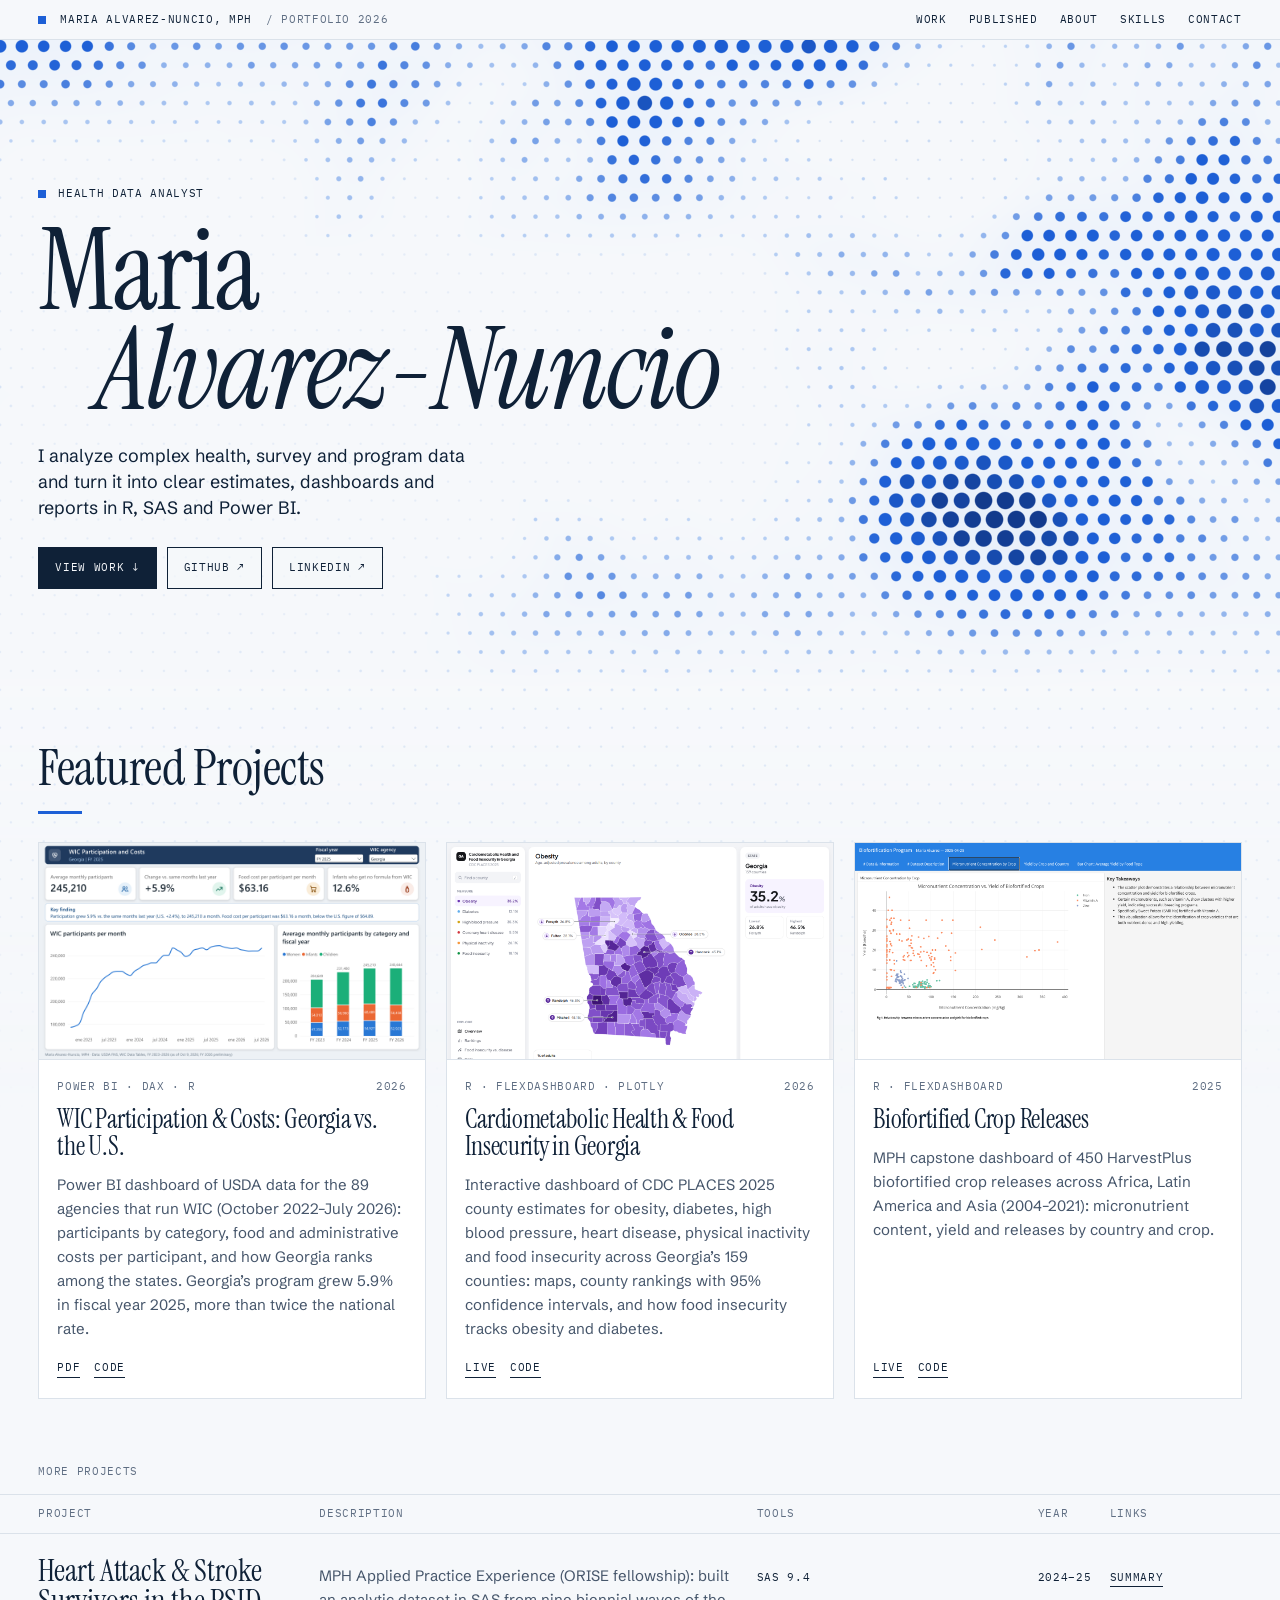
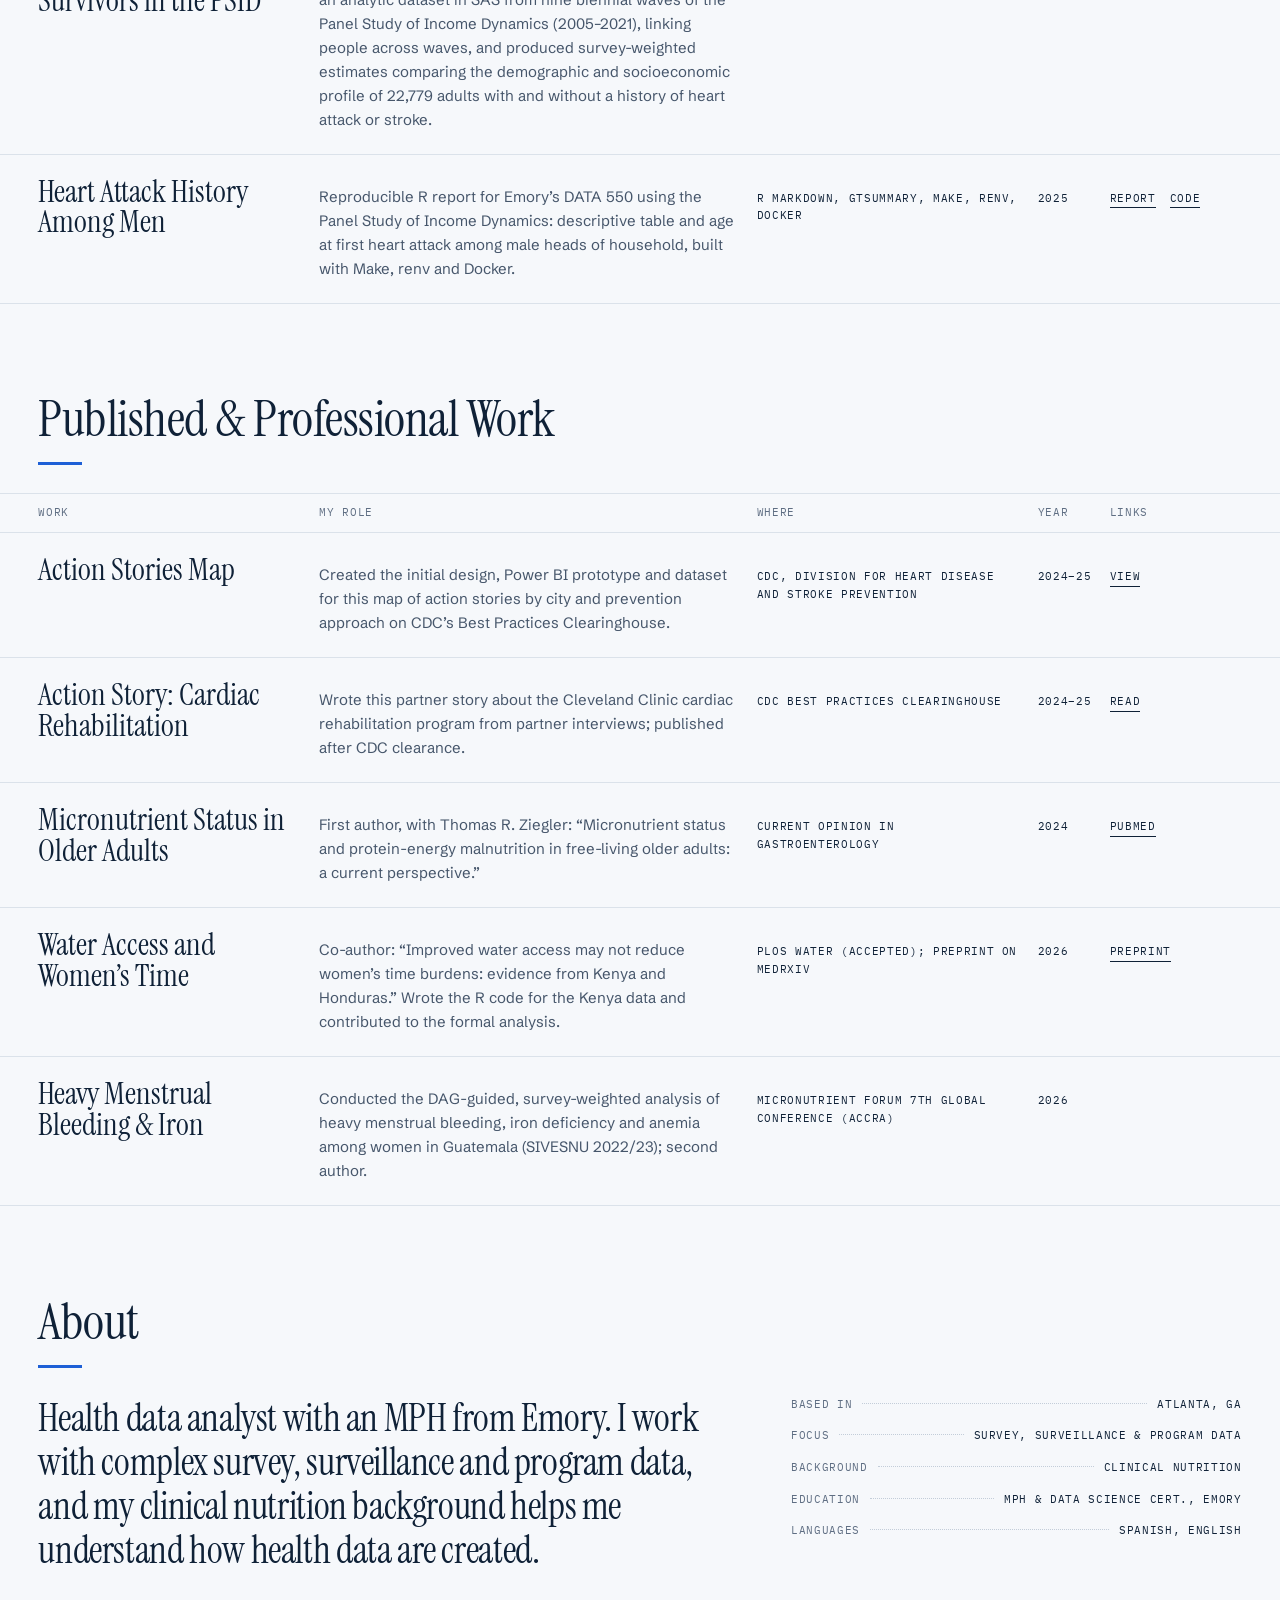
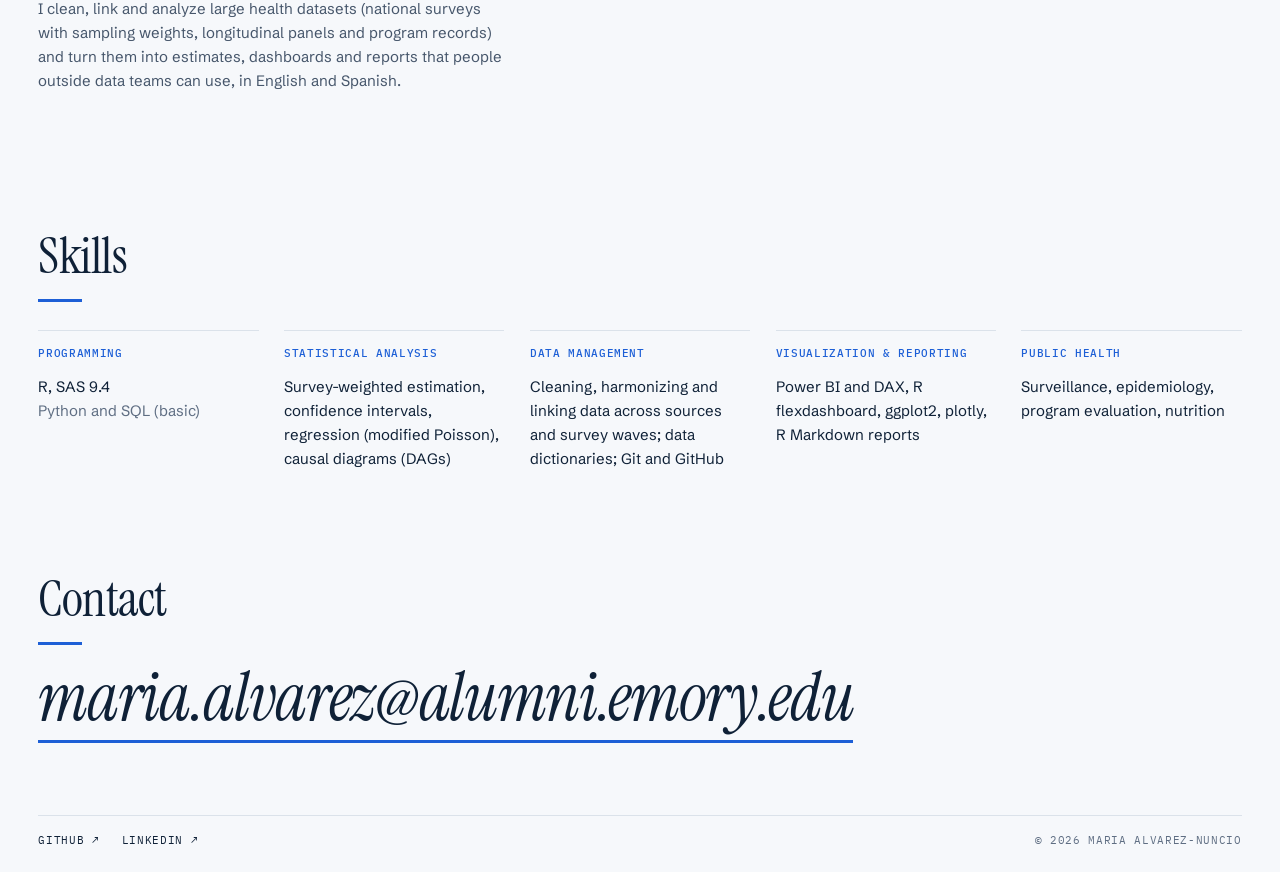
<file: index.html>
<!doctype html>
<html lang="en">
<head>
<meta charset="utf-8">
<meta name="viewport" content="width=device-width, initial-scale=1">
<title>Maria Alvarez-Nuncio, MPH | Health Data Analyst</title>
<meta name="description" content="Portfolio of Maria Alvarez-Nuncio, MPH: health data analyst working with survey, surveillance and program data in R, SAS and Power BI.">
<link rel="preconnect" href="https://fonts.googleapis.com">
<link rel="preconnect" href="https://fonts.gstatic.com" crossorigin>
<link rel="stylesheet" href="https://fonts.googleapis.com/css2?family=IBM+Plex+Mono:wght@400;500&family=Instrument+Serif:ital@0;1&family=Schibsted+Grotesk:wght@400;500&display=swap">
<style>
:root{
  --bg:#f6f8fb; --fg:#0f2137; --fg-2:#46566b; --dim:#5f6e83; --rule:#dbe2ea; --sig:#1d5fd6;
  --hud:rgba(246,248,251,.72); --key-bg:rgba(246,248,251,.6); --hover:rgba(15,33,55,.04); --lead:#c3cdd9;
  --serif:'Instrument Serif', Georgia, serif;
  --sans:'Schibsted Grotesk', system-ui, sans-serif;
  --mono:'IBM Plex Mono', ui-monospace, monospace;
  --gut:clamp(16px, 3vw, 40px);
  --ease:cubic-bezier(.2,.7,.2,1);
}
*{box-sizing:border-box;margin:0;padding:0}
html{background:var(--bg);color:var(--fg);-webkit-text-size-adjust:100%;scroll-behavior:smooth}
body{background:var(--bg);font-family:var(--sans);font-size:15px;line-height:1.6;overflow-x:hidden}
a{color:inherit;text-decoration:none}
::selection{background:var(--sig);color:var(--bg)}
.up{font-family:var(--mono);text-transform:uppercase;letter-spacing:.06em;font-size:11px}

/* status bar */
.bar{position:sticky;top:0;z-index:20;display:flex;align-items:center;gap:14px;height:40px;padding:0 var(--gut);background:var(--bg);border-bottom:1px solid var(--rule)}
.led{width:8px;height:8px;background:var(--sig)}
@keyframes blink{50%{opacity:0}}
.bar .dim{color:var(--dim)}
.bar .grow{flex:1}
.bar nav{display:flex;gap:22px}
.bar nav a:hover{color:var(--sig)}
.bar nav a span{color:var(--dim)}
/* hero */
.hero{position:relative;height:68svh;min-height:500px;--tail:clamp(300px,52svh,540px)}
/* the canvas runs on below the hero and fades out, so the dots have no hard edge */
.hero canvas{position:absolute;left:0;top:0;width:100%;height:calc(100% + var(--tail));display:block;pointer-events:none;
  -webkit-mask-image:linear-gradient(#000 calc(100% - var(--tail)),transparent);mask-image:linear-gradient(#000 calc(100% - var(--tail)),transparent)}
.sec{position:relative}
.hud{position:absolute;color:var(--fg-2);line-height:1.8;pointer-events:none;background:var(--hud);padding:2px 8px}
.hud b{color:var(--fg);font-weight:500}
.hud.tl{top:18px;left:var(--gut)}
.hud.br{bottom:18px;right:var(--gut);text-align:right}
.hero-copy{position:absolute;left:var(--gut);bottom:clamp(28px,7vh,72px);max-width:min(820px,calc(100vw - 2*var(--gut)))}
.role{display:flex;align-items:center;gap:12px;margin-bottom:18px}
.role .sq{width:8px;height:8px;background:var(--sig)}
h1{font-family:var(--serif);font-weight:400;font-size:clamp(64px,9vw,144px);line-height:.86;letter-spacing:-.02em}
h1 span,h1 em{display:block;animation:rise 1.1s var(--ease) both}
h1 em{padding-left:.5em;animation-delay:.1s}
@keyframes rise{from{transform:translateY(.3em);opacity:0}}
.sub{max-width:40ch;margin-top:24px;font-size:clamp(17px,1.4vw,19px);line-height:1.45}
.cta{display:flex;gap:10px;margin-top:26px;flex-wrap:wrap}
.key{display:inline-flex;align-items:center;gap:10px;height:42px;padding:0 16px;border:1px solid var(--fg);background:var(--key-bg);transition:background .2s,color .2s,border-color .2s}
.key:hover{background:var(--sig);border-color:var(--sig);color:var(--bg)}
.key.inv{background:var(--fg);color:var(--bg)}
.key.inv:hover{background:var(--sig)}

/* sections */
.sec-title{font-family:var(--serif);font-weight:400;font-size:clamp(36px,4vw,56px);line-height:1;letter-spacing:-.01em;padding:0 var(--gut);margin:clamp(56px,7vw,96px) 0 28px}
.sec-title::after{content:"";display:block;width:44px;height:3px;background:var(--sig);margin-top:18px}
.contact .sec-title{padding:0;margin:0 0 20px}
#work,#published,#about,#skills,#contact{scroll-margin-top:64px}
.row{display:grid;grid-template-columns:minmax(0,1fr) minmax(0,1.6fr) minmax(0,1fr) 52px 132px;gap:20px;align-items:baseline;padding:22px var(--gut);border-bottom:1px solid var(--rule);transition:background .15s,color .15s}
.row.th{border-top:1px solid var(--rule);color:var(--dim);padding-top:10px;padding-bottom:10px}
.row{position:relative}
.row:not(.th)::before{content:"";position:absolute;left:0;top:0;bottom:0;width:3px;background:var(--sig);transform:scaleY(0);transition:transform .25s var(--ease)}
.row:not(.th):hover{background:var(--hover)}
.row:not(.th):hover::before{transform:scaleY(1)}
.row .name{transition:transform .35s var(--ease)}
.row:not(.th):hover .name{transform:translateX(6px)}
.row .id{color:var(--dim)}
.row .name{font-family:var(--serif);font-size:clamp(28px,2.4vw,36px);line-height:1}
.row .d{color:var(--fg-2)}
.row .lk{display:flex;gap:14px}
.row .lk a{border-bottom:1px solid currentColor}
.row .lk a:hover{color:var(--sig)}
.row .yr{white-space:nowrap}
.note{padding:14px var(--gut) 0;color:var(--dim);max-width:900px}

/* featured project cards */
.cards{display:grid;grid-template-columns:repeat(3,minmax(0,1fr));gap:clamp(14px,1.6vw,24px);padding:0 var(--gut)}
.card{display:flex;flex-direction:column;border:1px solid var(--rule);background:#fff;transition:border-color .2s,box-shadow .2s}
.card:hover{border-color:var(--sig);box-shadow:0 6px 24px rgba(15,33,55,.08)}
.card .shot{display:block;aspect-ratio:16/9;overflow:hidden;border-bottom:1px solid var(--rule);background:#eef2f7}
.card .shot img{display:block;width:100%;height:100%;object-fit:cover;object-position:top left;transition:transform .5s var(--ease)}
.card:hover .shot img{transform:scale(1.02)}
.card .body{display:flex;flex-direction:column;gap:12px;flex:1;padding:18px 18px 20px}
.card .meta{display:flex;justify-content:space-between;gap:12px;color:var(--dim)}
.card h3{font-family:var(--serif);font-weight:400;font-size:clamp(25px,2vw,30px);line-height:1.05;letter-spacing:-.01em}
.card p{color:var(--fg-2)}
.card .lk{display:flex;gap:14px;margin-top:auto;padding-top:6px}
.card .lk a{border-bottom:1px solid currentColor}
.card .lk a:hover{color:var(--sig)}
.more{padding:clamp(40px,5vw,64px) var(--gut) 14px;color:var(--dim)}

/* skills */
.skills{display:grid;grid-template-columns:repeat(5,minmax(0,1fr));gap:clamp(18px,2vw,28px);padding:0 var(--gut)}
.skill{border-top:1px solid var(--rule);padding-top:14px}
.skill h3{font-weight:500;color:var(--sig);margin-bottom:12px}
.skill p{color:var(--fg)}
.skill p.dim{color:var(--dim)}

.about{display:grid;grid-template-columns:minmax(0,1.5fr) minmax(0,1fr);gap:clamp(28px,6vw,96px);padding:0 var(--gut) clamp(24px,4vw,48px)}
.about .big{font-family:var(--serif);font-size:clamp(28px,3vw,44px);line-height:1.15;letter-spacing:-.01em}
.about .big em{color:var(--sig)}
.about .lede{max-width:52ch;margin-top:24px;color:var(--fg-2)}
.kv{display:flex;flex-direction:column;gap:14px}
.kv > div{display:flex;align-items:baseline;gap:10px}
.kv .k{color:var(--dim)}
.kv .lead{flex:1;border-bottom:1px dotted var(--lead);transform:translateY(-4px)}

.contact{padding:clamp(48px,8vw,120px) var(--gut) 22px}
.contact .mail{display:inline-block;font-family:var(--serif);font-style:italic;font-size:clamp(30px,5.2vw,84px);letter-spacing:-.02em;line-height:1;padding-bottom:8px;border-bottom:3px solid var(--sig);overflow-wrap:anywhere;transition:color .2s}
.contact .mail:hover{color:var(--sig)}
.foot{display:flex;flex-wrap:wrap;justify-content:space-between;gap:16px;margin-top:72px;padding-top:16px;border-top:1px solid var(--rule);color:var(--dim)}
.foot .links{display:flex;flex-wrap:wrap;gap:22px;color:var(--fg)}
.foot a:hover{color:var(--sig)}

@media (max-width:860px){
  .bar .hide-m{display:none}
  .bar{gap:12px} .bar nav{gap:16px} .bar nav a span{display:none}
  .bar span,.bar a{white-space:nowrap}
  .row{grid-template-columns:minmax(0,1fr);row-gap:8px}
  .row.th{display:none}
  .about{grid-template-columns:1fr}
  .cards{grid-template-columns:minmax(0,1fr)}
  .skills{grid-template-columns:repeat(2,minmax(0,1fr))}
}
@media (min-width:861px) and (max-width:1100px){
  .cards{grid-template-columns:repeat(2,minmax(0,1fr))}
  .skills{grid-template-columns:repeat(3,minmax(0,1fr))}
}
@media (max-width:480px){.skills{grid-template-columns:minmax(0,1fr)}}
@media (prefers-reduced-motion:reduce){*{animation:none!important;transition:none!important;scroll-behavior:auto!important}}
</style>
</head>
<body>

<header class="bar up">
  <span class="led"></span><span>Maria Alvarez-Nuncio, MPH</span><span class="dim hide-m">/ Portfolio 2026</span>
  <span class="grow"></span>
  <nav><a href="#work">Work</a><a href="#published" class="hide-m">Published</a><a href="#about" class="hide-m">About</a><a href="#skills" class="hide-m">Skills</a><a href="#contact">Contact</a></nav></header>

<section class="hero" id="hero">
  <canvas id="gl"></canvas>
  <div class="hero-copy">
    <p class="role up"><span class="sq"></span>Health data analyst</p>
    <h1><span>Maria</span><em>Alvarez-Nuncio</em></h1>
    <p class="sub">I analyze complex health, survey and program data and turn it into clear estimates, dashboards and reports in R, SAS and Power BI.</p>
    <div class="cta up">
      <a class="key inv" href="#work">View work &darr;</a>
      <a class="key" href="https://github.com/MariaAlvarez95">GitHub &nearr;</a>
      <a class="key" href="https://www.linkedin.com/in/maria-alvarez-nuncio">LinkedIn &nearr;</a>
    </div>
  </div></section>

<section class="sec" id="work">
  <h2 class="sec-title">Featured Projects</h2>
  <div class="cards">
    <article class="card">
      <a class="shot" href="projects/wic-powerbi/screenshots/WIC_Dashboard_FY2025.pdf"><img src="projects/wic-powerbi/screenshots/overview.png" alt="WIC Participation and Costs Power BI dashboard: Georgia, fiscal year 2025" loading="lazy" width="1920" height="1080"></a>
      <div class="body">
        <div class="meta up"><span>Power BI &middot; DAX &middot; R</span><span>2026</span></div>
        <h3>WIC Participation &amp; Costs: Georgia vs. the U.S.</h3>
        <p>Power BI dashboard of USDA data for the 89 agencies that run WIC (October 2022&ndash;July 2026): participants by category, food and administrative costs per participant, and how Georgia ranks among the states. Georgia&rsquo;s program grew 5.9% in fiscal year 2025, more than twice the national rate.</p>
        <div class="lk up"><a href="projects/wic-powerbi/screenshots/WIC_Dashboard_FY2025.pdf">PDF</a><a href="https://github.com/MariaAlvarez95/MariaAlvarez95.github.io/tree/main/projects/wic-powerbi">Code</a></div>
      </div>
    </article>
    <article class="card">
      <a class="shot" href="projects/places-georgia/"><img src="projects/places-georgia/preview.png" alt="Cardiometabolic Health and Food Insecurity in Georgia dashboard: county map of obesity" loading="lazy" width="1400" height="900"></a>
      <div class="body">
        <div class="meta up"><span>R &middot; flexdashboard &middot; plotly</span><span>2026</span></div>
        <h3>Cardiometabolic Health &amp; Food Insecurity in Georgia</h3>
        <p>Interactive dashboard of CDC PLACES 2025 county estimates for obesity, diabetes, high blood pressure, heart disease, physical inactivity and food insecurity across Georgia&rsquo;s 159 counties: maps, county rankings with 95% confidence intervals, and how food insecurity tracks obesity and diabetes.</p>
        <div class="lk up"><a href="projects/places-georgia/">Live</a><a href="https://github.com/MariaAlvarez95/MariaAlvarez95.github.io/tree/main/projects/places-georgia">Code</a></div>
      </div>
    </article>
    <article class="card">
      <a class="shot" href="https://mariaalvarez95.github.io/Biofortification/maria_dashboard.html"><img src="assets/biofortification.png" alt="Biofortified Crop Releases dashboard: micronutrient concentration vs. yield of biofortified crops" loading="lazy" width="1400" height="788"></a>
      <div class="body">
        <div class="meta up"><span>R &middot; flexdashboard</span><span>2025</span></div>
        <h3>Biofortified Crop Releases</h3>
        <p>MPH capstone dashboard of 450 HarvestPlus biofortified crop releases across Africa, Latin America and Asia (2004&ndash;2021): micronutrient content, yield and releases by country and crop.</p>
        <div class="lk up"><a href="https://mariaalvarez95.github.io/Biofortification/maria_dashboard.html">Live</a><a href="https://github.com/MariaAlvarez95/Biofortification">Code</a></div>
      </div>
    </article>
  </div>

  <p class="more up">More projects</p>
  <div class="row th up"><span>Project</span><span>Description</span><span>Tools</span><span>Year</span><span>Links</span></div>
  <div class="row">
    <span class="name">Heart Attack &amp; Stroke Survivors in the PSID</span>
    <span class="d">MPH Applied Practice Experience (ORISE fellowship): built an analytic dataset in SAS from nine biennial waves of the Panel Study of Income Dynamics (2005&ndash;2021), linking people across waves, and produced survey-weighted estimates comparing the demographic and socioeconomic profile of 22,779 adults with and without a history of heart attack or stroke.</span>
    <span class="st up">SAS 9.4</span><span class="yr up">2024&ndash;25</span>
    <span class="lk up"><a href="projects/psid-heart-stroke/">Summary</a></span>
  </div>
  <div class="row">
    <span class="name">Heart Attack History Among Men</span>
    <span class="d">Reproducible R report for Emory&rsquo;s DATA 550 using the Panel Study of Income Dynamics: descriptive table and age at first heart attack among male heads of household, built with Make, renv and Docker.</span>
    <span class="st up">R Markdown, gtsummary, Make, renv, Docker</span><span class="yr up">2025</span>
    <span class="lk up"><a href="projects/heart-attack-analysis/report.html">Report</a><a href="https://github.com/MariaAlvarez95/final_project_maria">Code</a></span>
  </div>
</section>

<section class="sec" id="published">
  <h2 class="sec-title">Published &amp; Professional Work</h2>
  <div class="row th up"><span>Work</span><span>My role</span><span>Where</span><span>Year</span><span>Links</span></div>
  <div class="row">
    <span class="name">Action Stories Map</span>
    <span class="d">Created the initial design, Power BI prototype and dataset for this map of action stories by city and prevention approach on CDC&rsquo;s Best Practices Clearinghouse.</span>
    <span class="st up">CDC, Division for Heart Disease and Stroke Prevention</span><span class="yr up">2024&ndash;25</span>
    <span class="lk up"><a href="https://hdsbpc.cdc.gov/s/action-stories-map">View</a></span>
  </div>
  <div class="row">
    <span class="name">Action Story: Cardiac Rehabilitation</span>
    <span class="d">Wrote this partner story about the Cleveland Clinic cardiac rehabilitation program from partner interviews; published after CDC clearance.</span>
    <span class="st up">CDC Best Practices Clearinghouse</span><span class="yr up">2024&ndash;25</span>
    <span class="lk up"><a href="https://hdsbpc.cdc.gov/s/article/Cleveland-Clinic-Main-Campus-Cardiac-Rehabilitation-Program">Read</a></span>
  </div>
  <div class="row">
    <span class="name">Micronutrient Status in Older Adults</span>
    <span class="d">First author, with Thomas R. Ziegler: &ldquo;Micronutrient status and protein-energy malnutrition in free-living older adults: a current perspective.&rdquo;</span>
    <span class="st up">Current Opinion in Gastroenterology</span><span class="yr up">2024</span>
    <span class="lk up"><a href="https://pubmed.ncbi.nlm.nih.gov/38193299/">PubMed</a></span>
  </div>
  <div class="row">
    <span class="name">Water Access and Women&rsquo;s Time</span>
    <span class="d">Co-author: &ldquo;Improved water access may not reduce women&rsquo;s time burdens: evidence from Kenya and Honduras.&rdquo; Wrote the R code for the Kenya data and contributed to the formal analysis.</span>
    <span class="st up">PLOS Water (accepted); preprint on medRxiv</span><span class="yr up">2026</span>
    <span class="lk up"><a href="https://www.medrxiv.org/content/10.64898/2026.06.03.26354805v1">Preprint</a></span>
  </div>
  <div class="row">
    <span class="name">Heavy Menstrual Bleeding &amp; Iron</span>
    <span class="d">Conducted the DAG-guided, survey-weighted analysis of heavy menstrual bleeding, iron deficiency and anemia among women in Guatemala (SIVESNU 2022/23); second author.</span>
    <span class="st up">Micronutrient Forum 7th Global Conference (Accra)</span><span class="yr up">2026</span>
    <span class="lk up"></span>
  </div>
</section>

<section class="sec" id="about">
  <h2 class="sec-title">About</h2>
  <div class="about">
    <div>
      <p class="big">Health data analyst with an MPH from Emory. I work with complex survey, surveillance and program data, and my clinical nutrition background helps me understand how health data are created.</p>
      <p class="lede">I clean, link and analyze large health datasets (national surveys with sampling weights, longitudinal panels and program records) and turn them into estimates, dashboards and reports that people outside data teams can use, in English and Spanish.</p>
    </div>
    <div class="kv up">
      <div><span class="k">Based in</span><span class="lead"></span><span>Atlanta, GA</span></div>
      <div><span class="k">Focus</span><span class="lead"></span><span>Survey, surveillance &amp; program data</span></div>
      <div><span class="k">Background</span><span class="lead"></span><span>Clinical nutrition</span></div>
      <div><span class="k">Education</span><span class="lead"></span><span>MPH &amp; Data Science Cert., Emory</span></div>
      <div><span class="k">Languages</span><span class="lead"></span><span>Spanish, English</span></div>
    </div>
  </div>
</section>

<section class="sec" id="skills">
  <h2 class="sec-title">Skills</h2>
  <div class="skills">
    <div class="skill"><h3 class="up">Programming</h3><p>R, SAS 9.4</p><p class="dim">Python and SQL (basic)</p></div>
    <div class="skill"><h3 class="up">Statistical analysis</h3><p>Survey-weighted estimation, confidence intervals, regression (modified Poisson), causal diagrams (DAGs)</p></div>
    <div class="skill"><h3 class="up">Data management</h3><p>Cleaning, harmonizing and linking data across sources and survey waves; data dictionaries; Git and GitHub</p></div>
    <div class="skill"><h3 class="up">Visualization &amp; reporting</h3><p>Power BI and DAX, R flexdashboard, ggplot2, plotly, R Markdown reports</p></div>
    <div class="skill"><h3 class="up">Public health</h3><p>Surveillance, epidemiology, program evaluation, nutrition</p></div>
  </div>
</section>

<footer class="contact" id="contact">
  <h2 class="sec-title">Contact</h2>
  <a class="mail" href="mailto:maria.alvarez@alumni.emory.edu">maria.alvarez@alumni.emory.edu</a>
  <div class="foot up">
    <div class="links"><a href="https://github.com/MariaAlvarez95">GitHub &nearr;</a><a href="https://www.linkedin.com/in/maria-alvarez-nuncio">LinkedIn &nearr;</a></div>
    <span>&copy; 2026 Maria Alvarez-Nuncio</span>
  </div>
</footer>

<script>
const FS = `precision highp float;
uniform vec2 u_res; uniform float u_time; uniform vec2 u_mouse; uniform float u_mstr; uniform vec4 u_box[5]; uniform float u_hero;
vec2 g2(vec2 p){ vec3 p3 = fract(vec3(p.xyx) * vec3(.1031, .1030, .0973)); p3 += dot(p3, p3.yzx + 33.33); return fract((p3.xx + p3.yz) * p3.zy) * 2. - 1.; }
float h12(vec2 p){ vec3 p3 = fract(vec3(p.xyx) * .1031); p3 += dot(p3, p3.yzx + 33.33); return fract((p3.x + p3.y) * p3.z); }
float gn(vec2 p){ vec2 i = floor(p); vec2 f = fract(p); vec2 u = f*f*f*(f*(f*6.-15.)+10.);
  float a = dot(g2(i), f), b = dot(g2(i+vec2(1.,0.)), f-vec2(1.,0.));
  float c = dot(g2(i+vec2(0.,1.)), f-vec2(0.,1.)), d = dot(g2(i+vec2(1.,1.)), f-vec2(1.,1.));
  return mix(mix(a, b, u.x), mix(c, d, u.x), u.y); }
// a slow, drifting field of high and low values (0..1): the "hotspots" the dots draw
float field(vec2 p, float t){
  vec2 w = vec2(gn(p * .5 + vec2(0., t * .22)), gn(p * .5 + vec2(5.2, 1.3) - vec2(t * .18, 0.)));
  p += w * 1.1;
  float n = gn(p + vec2(t * .10, -t * .07)) * .68 + gn(p * 2.1 + vec2(-t * .09, t * .12) + 7.3) * .32;
  return smoothstep(-.36, .42, n);
}
// 0 on the text, rising to 1 a little way off it (u_box holds where each piece of text sits)
float offText(vec2 p){
  float d = 9.;
  for (int i = 0; i < 5; i++){ vec2 o = max(max(u_box[i].xy - p, p - u_box[i].zw), 0.); d = min(d, length(o)); }
  return smoothstep(.03, .32, d);
}
// how much room there is for the lively dots at p: none on the text, and they die away at the bottom of the hero
float room(vec2 p){ return offText(p) * smoothstep(-.1, .22, p.y); }
void main(){
  float t = u_time * .5;
  float rows = 28.;
  // positions are in hero heights from the hero's bottom-left corner; the canvas runs on below the hero (y < 0)
  vec2 low = vec2(0., u_res.y - u_hero);
  vec2 uv = (gl_FragCoord.xy - low) / u_hero;
  vec2 g = uv * rows;
  // the dots sit on a staggered grid, like a dot map: find the nearest one
  vec2 s = vec2(1., 1.7320508);
  vec2 a = mod(g, s) - s * .5;
  vec2 b = mod(g - s * .5, s) - s * .5;
  vec2 gv = dot(a, a) < dot(b, b) ? a : b;
  vec2 c = (g - gv) / rows;
  // value of this dot: the drifting field, a little variation from dot to dot, and a swell around the pointer
  float f = field(c * 2.3, t);
  f += (h12(floor(vec2((g.x - gv.x) * 2., (g.y - gv.y) / .8660254) + .5)) - .5) * .12;
  float space = room(c);
  float dl = length(c - (u_mouse - low) / u_hero);
  float swell = (exp(-dl * dl * 38.) * .5 + sin(dl * 40. - u_time * 4.) * .1 * exp(-dl * 5.)) * u_mstr;
  f = clamp(clamp(f, 0., 1.) * space + swell * (.3 + .7 * space), 0., 1.);
  // bigger and deeper blue where the value is higher. Where it is zero a faint dot is left (fainter still
  // on the text), so the grid carries on behind the text and below the hero
  float r = mix(.05, .4, f);
  float aa = rows / u_hero * .8;
  float dotm = (1. - smoothstep(r - aa, r + aa, length(gv))) * mix(mix(.5, 1., offText(c)), 1., smoothstep(0., .1, f));
  vec3 ink = mix(vec3(.84, .885, .955), vec3(.74, .83, .96), smoothstep(0., .08, f));
  ink = mix(ink, vec3(.114, .373, .839), smoothstep(.02, .62, f));
  ink = mix(ink, vec3(.07, .227, .549), smoothstep(.7, 1., f));
  // page colour, with a soft blue wash under the busiest areas
  float wash = field(uv * 2.3, t) * room(uv);
  vec3 col = mix(vec3(.965, .973, .984), vec3(.84, .9, .98), wash * .45);
  col = mix(col, ink, dotm);
  gl_FragColor = vec4(col, 1.);
}`;

function startShader(canvas, fs, opts = {}) {
  const gl = canvas.getContext('webgl', { antialias: false, alpha: false, powerPreference: 'low-power' });
  if (!gl) { canvas.parentElement.classList.add('no-gl'); return; }
  const sh = (type, src) => { const s = gl.createShader(type); gl.shaderSource(s, src); gl.compileShader(s);
    if (!gl.getShaderParameter(s, gl.COMPILE_STATUS)) throw new Error(gl.getShaderInfoLog(s)); return s; };
  const prog = gl.createProgram();
  gl.attachShader(prog, sh(gl.VERTEX_SHADER, 'attribute vec2 p;void main(){gl_Position=vec4(p,0.,1.);}'));
  gl.attachShader(prog, sh(gl.FRAGMENT_SHADER, fs));
  gl.linkProgram(prog); gl.useProgram(prog);
  gl.bindBuffer(gl.ARRAY_BUFFER, gl.createBuffer());
  gl.bufferData(gl.ARRAY_BUFFER, new Float32Array([-1, -1, 3, -1, -1, 3]), gl.STATIC_DRAW);
  const loc = gl.getAttribLocation(prog, 'p'); gl.enableVertexAttribArray(loc); gl.vertexAttribPointer(loc, 2, gl.FLOAT, false, 0, 0);
  const u = {}; ['u_res', 'u_time', 'u_mouse', 'u_mstr', 'u_box', 'u_hero'].forEach(n => u[n] = gl.getUniformLocation(prog, n));
  // the hero the canvas belongs to: the canvas can be taller than it and run on below
  const target = opts.target || canvas;
  // where each piece of text sits in the hero (in hero heights, from its bottom-left), so the dots keep clear of it
  const boxes = new Float32Array(20), range = document.createRange();
  function measure() {
    const r = target.getBoundingClientRect(); boxes.fill(-9);
    Array.from(opts.clear || []).slice(0, 5).forEach((el, i) => {
      range.selectNodeContents(el); const b = range.getBoundingClientRect();
      boxes.set([(b.left - r.left) / r.height, (r.bottom - b.bottom) / r.height, (b.right - r.left) / r.height, (r.bottom - b.top) / r.height], i * 4);
    });
  }
  const reduce = matchMedia('(prefers-reduced-motion: reduce)').matches;
  const m = { x: .5, y: .5, tx: .5, ty: .5, s: 0, ts: 0 };
  let W = 1, H = 1, HH = 1, t = opts.t0 || 0, last = 0, running = false, visible = true;
  function draw() {
    const k = reduce ? 1 : .12;
    m.x += (m.tx - m.x) * k; m.y += (m.ty - m.y) * k; m.s += (m.ts - m.s) * (reduce ? 1 : .04);
    gl.uniform2f(u.u_res, W, H); gl.uniform1f(u.u_hero, HH); gl.uniform1f(u.u_time, t);
    gl.uniform2f(u.u_mouse, m.x * W, m.y * H); gl.uniform1f(u.u_mstr, m.s); gl.uniform4fv(u.u_box, boxes);
    gl.drawArrays(gl.TRIANGLES, 0, 3);
  }
  function resize() {
    const r = canvas.getBoundingClientRect(), k = Math.min(window.devicePixelRatio || 1, 1.5);
    W = Math.max(1, Math.round(r.width * k)); H = Math.max(1, Math.round(r.height * k));
    HH = Math.max(1, Math.round(target.getBoundingClientRect().height * k));
    canvas.width = W; canvas.height = H; gl.viewport(0, 0, W, H); measure(); draw();
  }
  function frame(now) {
    if (!visible || document.hidden) { running = false; return; }
    t += last ? Math.min((now - last) / 1000, .05) : 0; last = now;
    draw(); requestAnimationFrame(frame);
  }
  function kick() { if (reduce || running || !visible || document.hidden) return; running = true; last = 0; requestAnimationFrame(frame); }
  target.addEventListener('pointermove', e => {
    const r = canvas.getBoundingClientRect();
    m.tx = (e.clientX - r.left) / r.width; m.ty = 1 - (e.clientY - r.top) / r.height; m.ts = 1;
    if (reduce) draw();
  });
  target.addEventListener('pointerleave', () => { m.ts = 0; if (reduce) draw(); });
  // the text moves when the web fonts arrive and while the headline animates in
  target.addEventListener('animationend', () => { measure(); draw(); });
  if (document.fonts) document.fonts.ready.then(() => { measure(); draw(); });
  new IntersectionObserver(es => { visible = es[0].isIntersecting; kick(); }).observe(canvas);
  new ResizeObserver(resize).observe(canvas);
  document.addEventListener('visibilitychange', kick);
  resize(); kick();
}

startShader(document.getElementById('gl'), FS, { target: document.getElementById('hero'), t0: 20,
  clear: document.querySelectorAll('.hero-copy .role, .hero-copy h1 span, .hero-copy h1 em, .hero-copy .sub, .hero-copy .cta') });

</script>
</body>
</html>
</file>
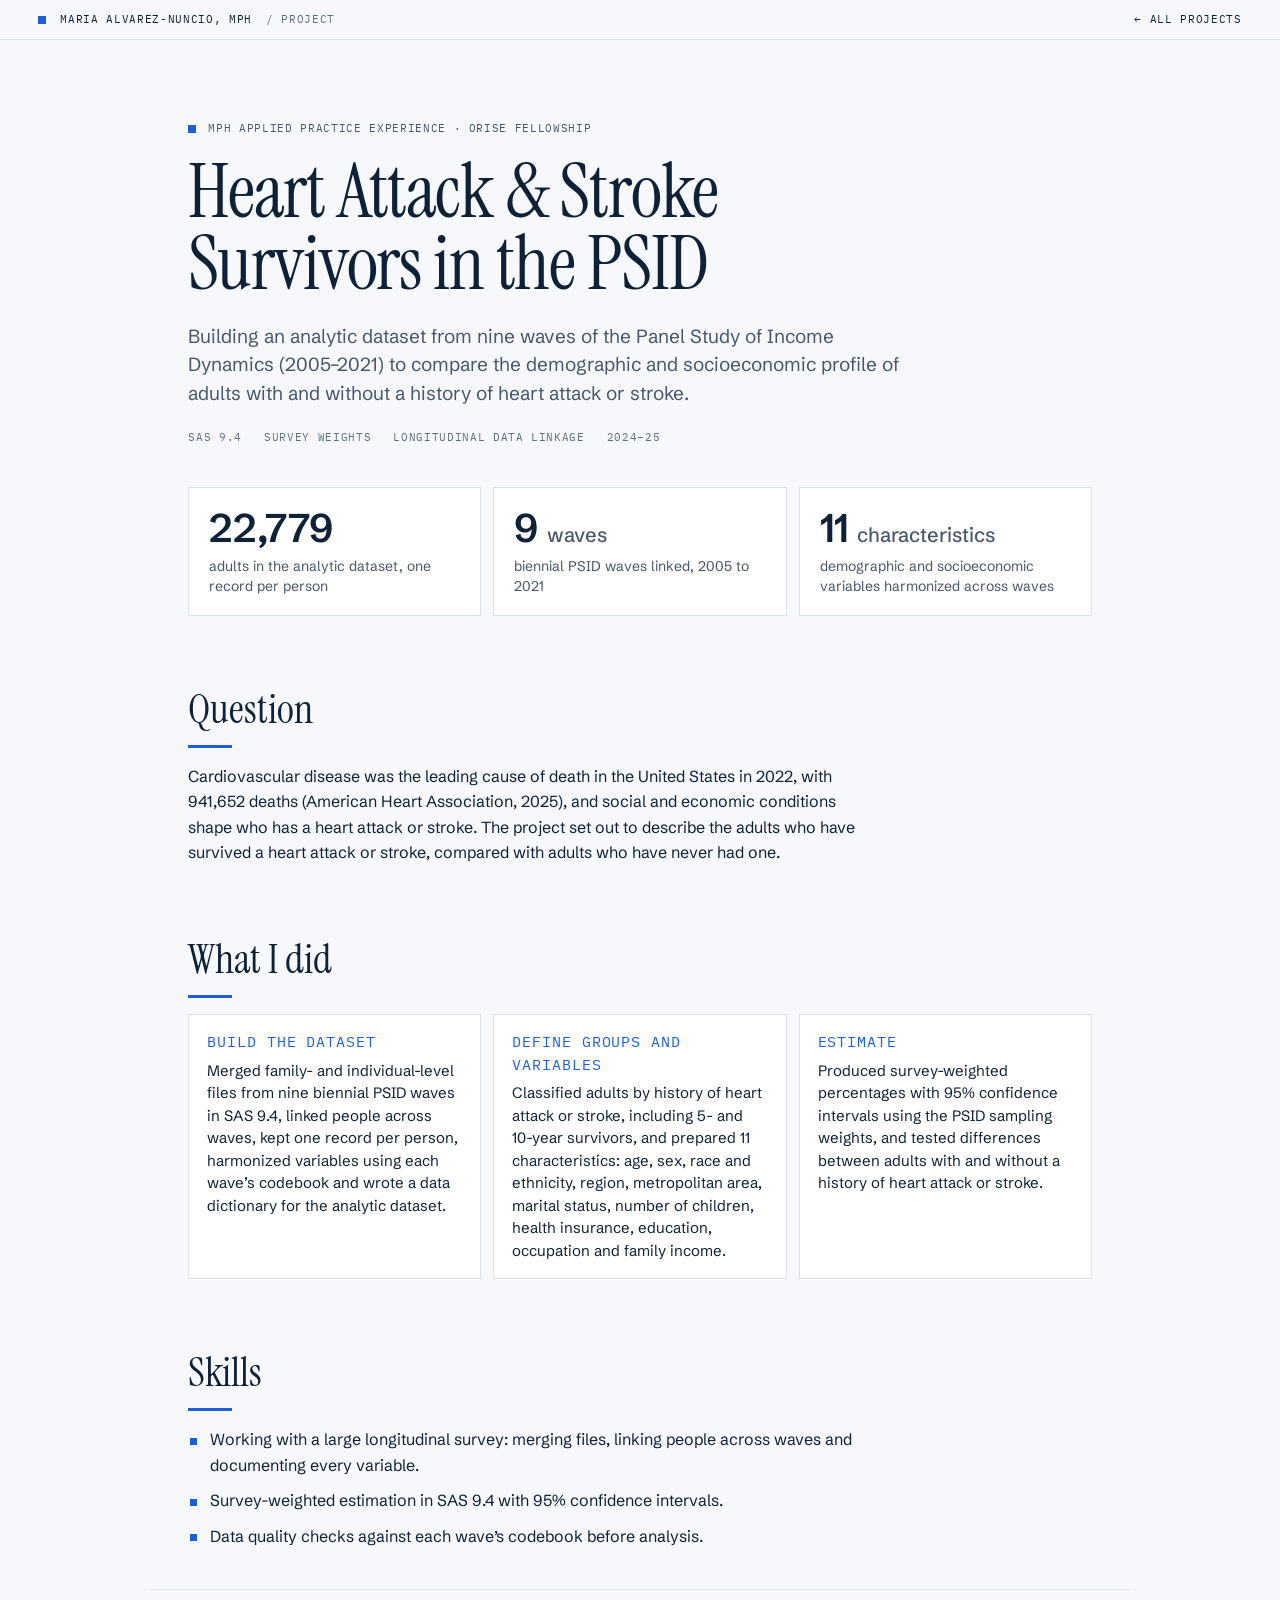
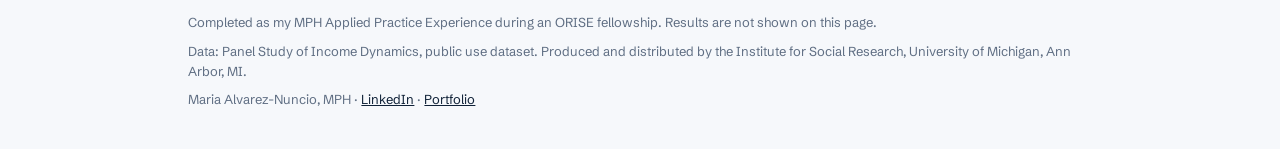
<file: projects/psid-heart-stroke/index.html>
<!doctype html>
<html lang="en">
<head>
<meta charset="utf-8">
<meta name="viewport" content="width=device-width, initial-scale=1">
<title>Heart Attack &amp; Stroke Survivors in the PSID | Maria Alvarez-Nuncio, MPH</title>
<meta name="description" content="Building an analytic dataset from nine waves of the Panel Study of Income Dynamics (2005–2021) in SAS to compare adults with and without a history of heart attack or stroke. Project by Maria Alvarez-Nuncio, MPH.">
<link rel="preconnect" href="https://fonts.googleapis.com">
<link rel="preconnect" href="https://fonts.gstatic.com" crossorigin>
<link rel="stylesheet" href="https://fonts.googleapis.com/css2?family=IBM+Plex+Mono:wght@400;500&family=Instrument+Serif:ital@0;1&family=Schibsted+Grotesk:wght@400;500;600&display=swap">
<style>
:root{
  --bg:#f6f8fb; --card:#ffffff; --fg:#0f2137; --fg-2:#46566b; --dim:#5f6e83; --rule:#dbe2ea; --sig:#1d5fd6;
  --serif:'Instrument Serif', Georgia, serif;
  --sans:'Schibsted Grotesk', system-ui, sans-serif;
  --mono:'IBM Plex Mono', ui-monospace, monospace;
  --gut:clamp(16px, 3vw, 40px);
}
*{box-sizing:border-box;margin:0;padding:0}
html{background:var(--bg);color:var(--fg);-webkit-text-size-adjust:100%}
body{background:var(--bg);font-family:var(--sans);font-size:16px;line-height:1.6;overflow-x:hidden}
a{color:inherit}
::selection{background:var(--sig);color:var(--bg)}
.up{font-family:var(--mono);text-transform:uppercase;letter-spacing:.06em;font-size:11px}

.bar{position:sticky;top:0;z-index:20;display:flex;align-items:center;gap:14px;height:40px;padding:0 var(--gut);background:var(--bg);border-bottom:1px solid var(--rule)}
.bar .led{width:8px;height:8px;background:var(--sig)}
.bar .grow{flex:1}
.bar a{text-decoration:none}
.bar a:hover{color:var(--sig)}
.bar .dim{color:var(--dim)}

main{max-width:980px;margin:0 auto;padding:0 var(--gut) 40px}
.eyebrow{display:flex;align-items:center;gap:12px;margin:clamp(40px,7vw,80px) 0 18px;color:var(--fg-2)}
.eyebrow .sq{width:8px;height:8px;background:var(--sig);flex:none}
h1{font-family:var(--serif);font-weight:400;font-size:clamp(40px,6.4vw,76px);line-height:.95;letter-spacing:-.015em;max-width:16ch}
.lede{margin-top:22px;max-width:60ch;font-size:clamp(17px,1.5vw,19px);line-height:1.5;color:var(--fg-2)}
.meta{display:flex;flex-wrap:wrap;gap:8px 22px;margin-top:22px;color:var(--dim)}

.stats{display:grid;grid-template-columns:repeat(3,minmax(0,1fr));gap:12px;margin-top:40px}
.stat{background:var(--card);border:1px solid var(--rule);padding:18px 20px}
.stat .v{font-family:var(--sans);font-weight:600;font-size:clamp(30px,3.6vw,40px);line-height:1.1;letter-spacing:-.01em}
.stat .v small{font-size:.5em;font-weight:500;color:var(--fg-2);letter-spacing:0}
.stat .l{margin-top:6px;color:var(--fg-2);font-size:14px;line-height:1.45}

h2{font-family:var(--serif);font-weight:400;font-size:clamp(30px,3.2vw,42px);line-height:1.05;margin:clamp(48px,6vw,72px) 0 16px}
h2::after{content:"";display:block;width:44px;height:3px;background:var(--sig);margin-top:14px}
.prose{max-width:68ch}
ul.list{list-style:none;max-width:72ch}
ul.list li{position:relative;padding-left:22px;margin-top:10px}
ul.list li::before{content:"";position:absolute;left:2px;top:.66em;width:7px;height:7px;background:var(--sig)}

.method{display:grid;grid-template-columns:repeat(3,minmax(0,1fr));gap:12px;margin-top:6px}
.method div{background:var(--card);border:1px solid var(--rule);padding:16px 18px}
.method .k{color:var(--sig);margin-bottom:6px}
.method p{font-size:15px;line-height:1.5;color:var(--fg)}

footer{max-width:980px;margin:0 auto;padding:22px var(--gut) 40px;border-top:1px solid var(--rule);color:var(--dim);font-size:13px;line-height:1.55}
footer p + p{margin-top:8px}
footer a{color:var(--fg)}
footer a:hover{color:var(--sig)}

@media (max-width:720px){
  .stats{grid-template-columns:1fr}
  .method{grid-template-columns:1fr}
  .bar .hide-m{display:none}
}
</style>
</head>
<body>

<header class="bar up">
  <span class="led"></span><a href="../../">Maria Alvarez-Nuncio, MPH</a><span class="dim hide-m">/ Project</span>
  <span class="grow"></span>
  <a href="../../#work">&larr; All projects</a>
</header>

<main>
  <p class="eyebrow up"><span class="sq"></span>MPH Applied Practice Experience &middot; ORISE fellowship</p>
  <h1>Heart Attack &amp; Stroke Survivors in the PSID</h1>
  <p class="lede">Building an analytic dataset from nine waves of the Panel Study of Income Dynamics (2005&ndash;2021) to compare the demographic and socioeconomic profile of adults with and without a history of heart attack or stroke.</p>
  <p class="meta up"><span>SAS 9.4</span><span>Survey weights</span><span>Longitudinal data linkage</span><span>2024&ndash;25</span></p>

  <section class="stats" aria-label="Key numbers">
    <div class="stat"><div class="v">22,779</div><div class="l">adults in the analytic dataset, one record per person</div></div>
    <div class="stat"><div class="v">9 <small>waves</small></div><div class="l">biennial PSID waves linked, 2005 to 2021</div></div>
    <div class="stat"><div class="v">11 <small>characteristics</small></div><div class="l">demographic and socioeconomic variables harmonized across waves</div></div>
  </section>

  <h2>Question</h2>
  <div class="prose">
    <p>Cardiovascular disease was the leading cause of death in the United States in 2022, with 941,652 deaths (American Heart Association, 2025), and social and economic conditions shape who has a heart attack or stroke. The project set out to describe the adults who have survived a heart attack or stroke, compared with adults who have never had one.</p>
  </div>

  <h2>What I did</h2>
  <div class="method">
    <div><p class="k up">Build the dataset</p><p>Merged family- and individual-level files from nine biennial PSID waves in SAS 9.4, linked people across waves, kept one record per person, harmonized variables using each wave&rsquo;s codebook and wrote a data dictionary for the analytic dataset.</p></div>
    <div><p class="k up">Define groups and variables</p><p>Classified adults by history of heart attack or stroke, including 5- and 10-year survivors, and prepared 11 characteristics: age, sex, race and ethnicity, region, metropolitan area, marital status, number of children, health insurance, education, occupation and family income.</p></div>
    <div><p class="k up">Estimate</p><p>Produced survey-weighted percentages with 95% confidence intervals using the PSID sampling weights, and tested differences between adults with and without a history of heart attack or stroke.</p></div>
  </div>

  <h2>Skills</h2>
  <ul class="list">
    <li>Working with a large longitudinal survey: merging files, linking people across waves and documenting every variable.</li>
    <li>Survey-weighted estimation in SAS 9.4 with 95% confidence intervals.</li>
    <li>Data quality checks against each wave&rsquo;s codebook before analysis.</li>
  </ul>
</main>

<footer>
  <p>Completed as my MPH Applied Practice Experience during an ORISE fellowship. Results are not shown on this page.</p>
  <p>Data: Panel Study of Income Dynamics, public use dataset. Produced and distributed by the Institute for Social Research, University of Michigan, Ann Arbor, MI.</p>
  <p>Maria Alvarez-Nuncio, MPH &middot; <a href="https://www.linkedin.com/in/maria-alvarez-nuncio">LinkedIn</a> &middot; <a href="../../">Portfolio</a></p>
</footer>

</body>
</html>
</file>
